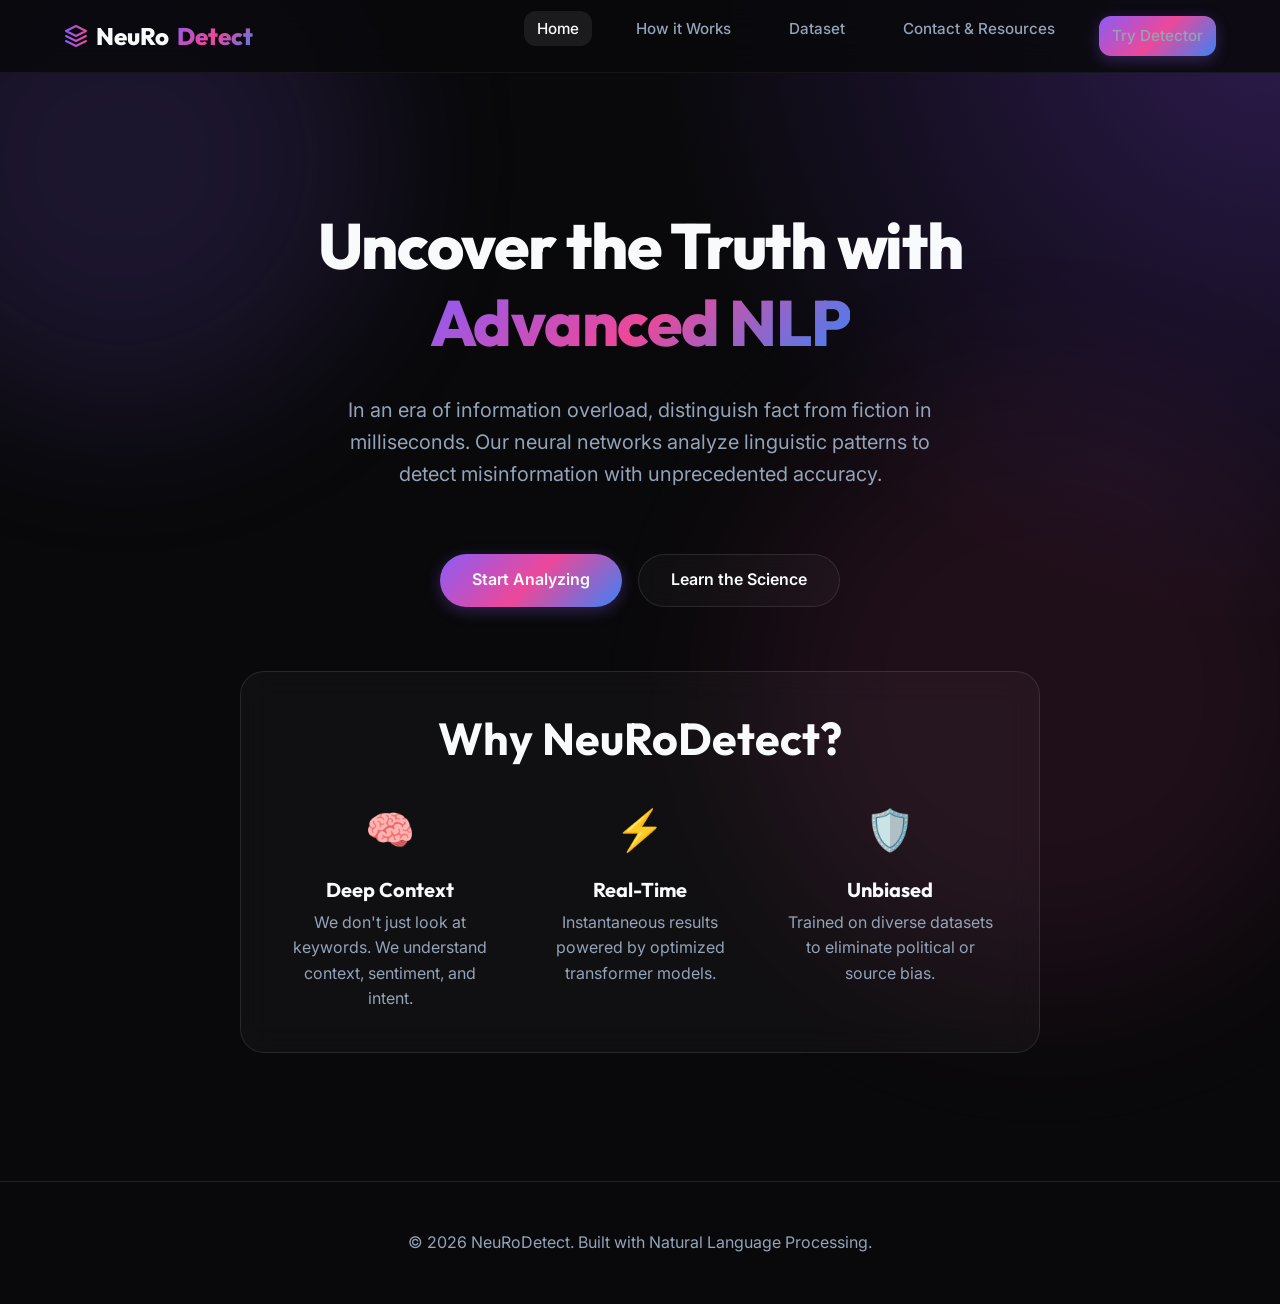
<file: index.html>
<!DOCTYPE html>
<html lang="en">
<head>
    <meta charset="UTF-8">
    <meta name="viewport" content="width=device-width, initial-scale=1.0">
    <title>NeuRoDetect | AI Fake News Detection</title>
    <meta name="description" content="State-of-the-art NLP fake news detection platform.">
    <link rel="stylesheet" href="styles.css">
</head>
<body>
    <div class="blob blob-1"></div>
    <div class="blob blob-2"></div>
    
    <nav>
        <div class="container">
            <a href="index.html" class="logo">
                <svg width="24" height="24" viewBox="0 0 24 24" fill="none" stroke="url(#gradient)" stroke-width="2" stroke-linecap="round" stroke-linejoin="round">
                    <defs>
                        <linearGradient id="gradient" x1="0%" y1="0%" x2="100%" y2="0%">
                            <stop offset="0%" stop-color="#8b5cf6" />
                            <stop offset="100%" stop-color="#ec4899" />
                        </linearGradient>
                    </defs>
                    <path d="M12 2L2 7l10 5 10-5-10-5zM2 17l10 5 10-5M2 12l10 5 10-5"/>
                </svg>
                NeuRo<span class="text-gradient">Detect</span>
            </a>
            <button class="mobile-menu-btn" aria-label="Toggle navigation">
                <svg width="28" height="28" viewBox="0 0 24 24" fill="none" stroke="currentColor" stroke-width="2" stroke-linecap="round" stroke-linejoin="round"><line x1="3" y1="12" x2="21" y2="12"></line><line x1="3" y1="6" x2="21" y2="6"></line><line x1="3" y1="18" x2="21" y2="18"></line></svg>
            </button>
            <ul class="nav-links">
                <li><a href="index.html" class="active">Home</a></li>
                <li><a href="about.html">How it Works</a></li>
                <li><a href="dataset.html">Dataset</a></li>
                <li><a href="contact.html">Contact & Resources</a></li>
                <li><a href="detection.html" class="btn btn-primary btn-sm">Try Detector</a></li>
            </ul>
        </div>
    </nav>

    <main>
        <div class="container">
            <section class="hero text-center mb-8 mt-8">
                <h1 class="mb-4">Uncover the Truth with <br><span class="text-gradient">Advanced NLP</span></h1>
                <p class="text-muted mb-8 text-lg" style="max-width: 600px; margin-left: auto; margin-right: auto; font-size: 1.25rem;">
                    In an era of information overload, distinguish fact from fiction in milliseconds. Our neural networks analyze linguistic patterns to detect misinformation with unprecedented accuracy.
                </p>
                <div class="flex justify-center gap-4">
                    <a href="detection.html" class="btn btn-primary">Start Analyzing</a>
                    <a href="about.html" class="btn btn-secondary">Learn the Science</a>
                </div>
            </section>

            <section class="features">
                <div class="glass-card mb-4" style="max-width: 800px; margin: 0 auto;">
                    <h2 class="text-center mb-4">Why NeuRoDetect?</h2>
                    <div style="display: grid; grid-template-columns: repeat(auto-fit, minmax(200px, 1fr)); gap: 2rem;">
                        <div class="feature-item text-center">
                            <div style="font-size: 2.5rem; margin-bottom: 1rem;">🧠</div>
                            <h3 class="mb-1" style="font-size: 1.25rem;">Deep Context</h3>
                            <p class="text-muted text-sm">We don't just look at keywords. We understand context, sentiment, and intent.</p>
                        </div>
                        <div class="feature-item text-center">
                            <div style="font-size: 2.5rem; margin-bottom: 1rem;">⚡</div>
                            <h3 class="mb-1" style="font-size: 1.25rem;">Real-Time</h3>
                            <p class="text-muted text-sm">Instantaneous results powered by optimized transformer models.</p>
                        </div>
                        <div class="feature-item text-center">
                            <div style="font-size: 2.5rem; margin-bottom: 1rem;">🛡️</div>
                            <h3 class="mb-1" style="font-size: 1.25rem;">Unbiased</h3>
                            <p class="text-muted text-sm">Trained on diverse datasets to eliminate political or source bias.</p>
                        </div>
                    </div>
                </div>
            </section>
        </div>
    </main>

    <footer>
        <div class="container">
            <p>&copy; 2026 NeuRoDetect. Built with Natural Language Processing.</p>
        </div>
    </footer>
    <script src="script.js"></script>
</body>
</html>
</file>
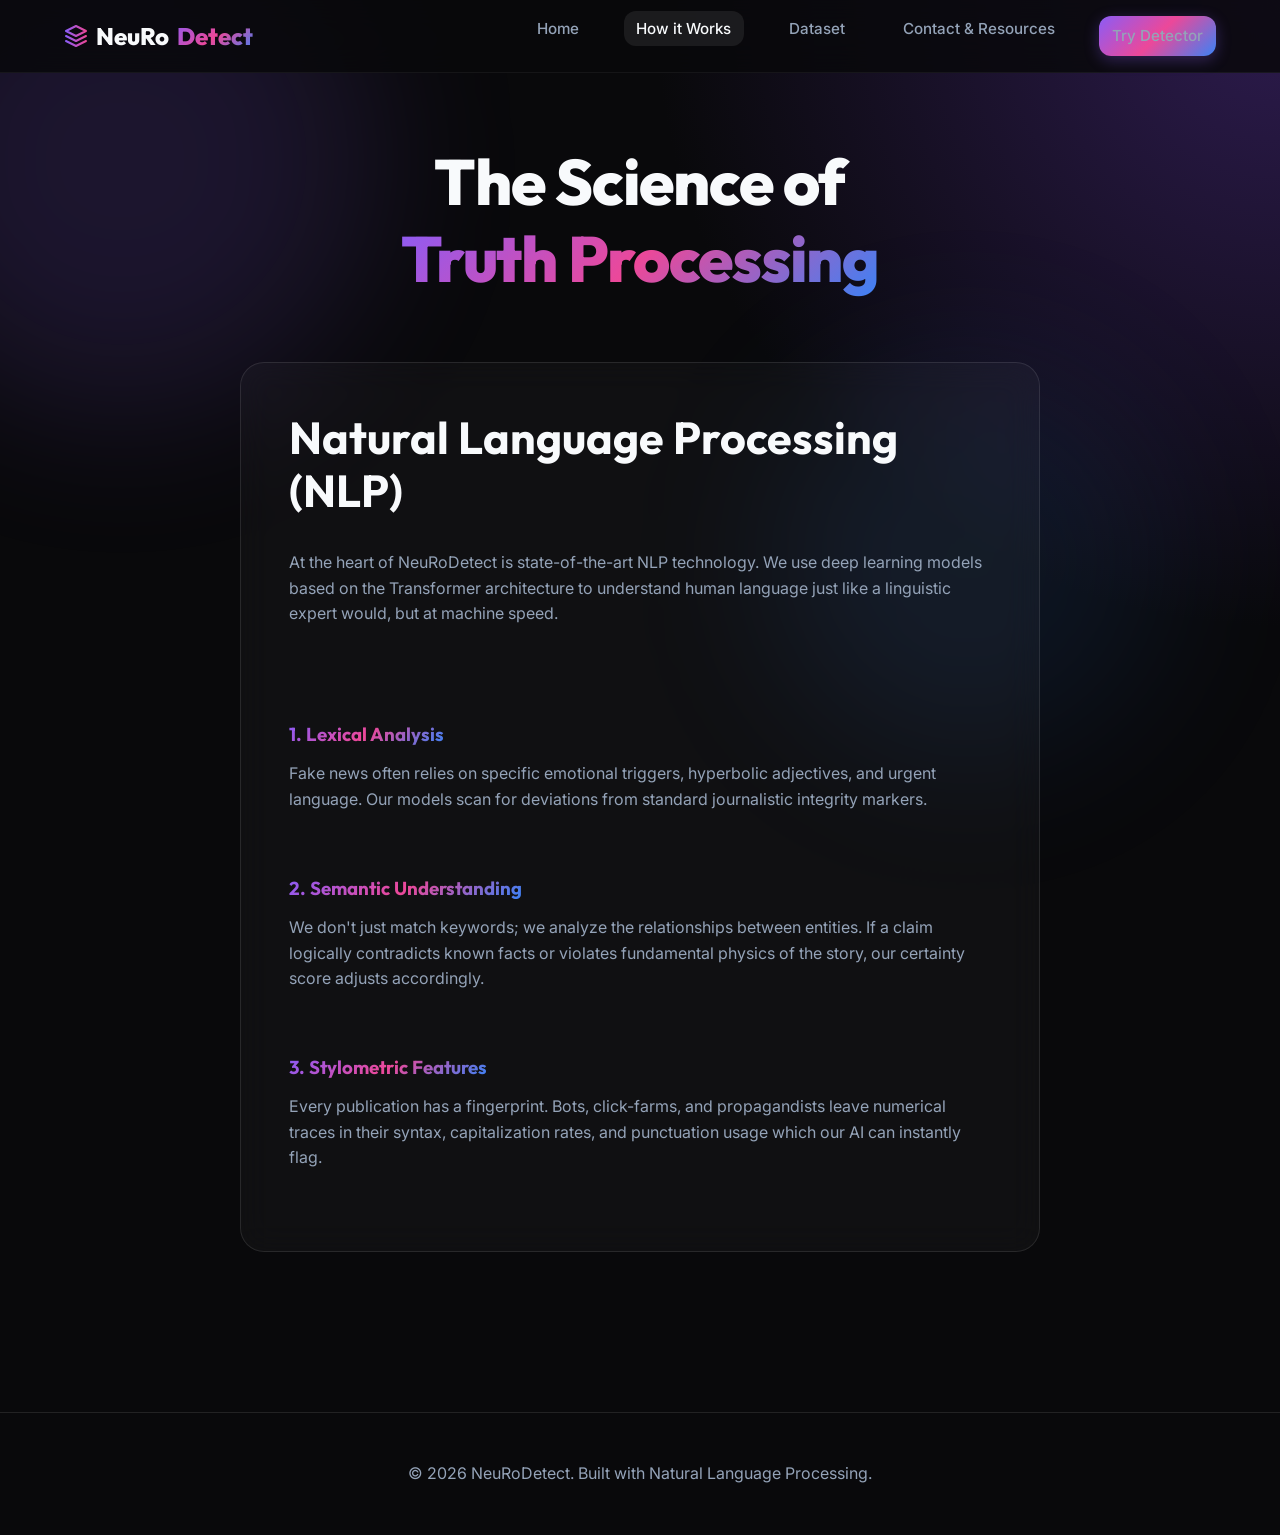
<file: about.html>
<!DOCTYPE html>
<html lang="en">
<head>
    <meta charset="UTF-8">
    <meta name="viewport" content="width=device-width, initial-scale=1.0">
    <title>How it Works | NeuRoDetect</title>
    <meta name="description" content="Learn about the Natural Language Processing AI powering our fake news detection.">
    <link rel="stylesheet" href="styles.css">
</head>
<body>
    <div class="blob blob-1"></div>
    <div class="blob blob-3"></div>
    
    <nav>
        <div class="container">
            <a href="index.html" class="logo">
                <svg width="24" height="24" viewBox="0 0 24 24" fill="none" stroke="url(#gradient)" stroke-width="2" stroke-linecap="round" stroke-linejoin="round">
                    <defs>
                        <linearGradient id="gradient" x1="0%" y1="0%" x2="100%" y2="0%">
                            <stop offset="0%" stop-color="#8b5cf6" />
                            <stop offset="100%" stop-color="#ec4899" />
                        </linearGradient>
                    </defs>
                    <path d="M12 2L2 7l10 5 10-5-10-5zM2 17l10 5 10-5M2 12l10 5 10-5"/>
                </svg>
                NeuRo<span class="text-gradient">Detect</span>
            </a>
            <button class="mobile-menu-btn" aria-label="Toggle navigation">
                <svg width="28" height="28" viewBox="0 0 24 24" fill="none" stroke="currentColor" stroke-width="2" stroke-linecap="round" stroke-linejoin="round"><line x1="3" y1="12" x2="21" y2="12"></line><line x1="3" y1="6" x2="21" y2="6"></line><line x1="3" y1="18" x2="21" y2="18"></line></svg>
            </button>
            <ul class="nav-links">
                <li><a href="index.html">Home</a></li>
                <li><a href="about.html" class="active">How it Works</a></li>
                <li><a href="dataset.html">Dataset</a></li>
                <li><a href="contact.html">Contact & Resources</a></li>
                <li><a href="detection.html" class="btn btn-primary btn-sm">Try Detector</a></li>
            </ul>
        </div>
    </nav>

    <main>
        <div class="container">
            <div style="max-width: 800px; margin: 0 auto;">
                <h1 class="mb-8 text-center">The Science of <br><span class="text-gradient">Truth Processing</span></h1>
                
                <div class="glass-card mb-4" style="padding: 3rem;">
                    <h2 class="mb-4">Natural Language Processing (NLP)</h2>
                    <p class="text-muted mb-4">
                        At the heart of NeuRoDetect is state-of-the-art NLP technology. We use deep learning models based on the Transformer architecture to understand human language just like a linguistic expert would, but at machine speed.
                    </p>
                    
                    <h3 class="mb-2 mt-8 text-gradient">1. Lexical Analysis</h3>
                    <p class="text-muted mb-4">
                        Fake news often relies on specific emotional triggers, hyperbolic adjectives, and urgent language. Our models scan for deviations from standard journalistic integrity markers.
                    </p>

                    <h3 class="mb-2 mt-4 text-gradient">2. Semantic Understanding</h3>
                    <p class="text-muted mb-4">
                        We don't just match keywords; we analyze the relationships between entities. If a claim logically contradicts known facts or violates fundamental physics of the story, our certainty score adjusts accordingly.
                    </p>

                    <h3 class="mb-2 mt-4 text-gradient">3. Stylometric Features</h3>
                    <p class="text-muted mb-4">
                        Every publication has a fingerprint. Bots, click-farms, and propagandists leave numerical traces in their syntax, capitalization rates, and punctuation usage which our AI can instantly flag.
                    </p>
                </div>
            </div>
        </div>
    </main>

    <footer>
        <div class="container">
            <p>&copy; 2026 NeuRoDetect. Built with Natural Language Processing.</p>
        </div>
    </footer>
    <script src="script.js"></script>
</body>
</html>
</file>
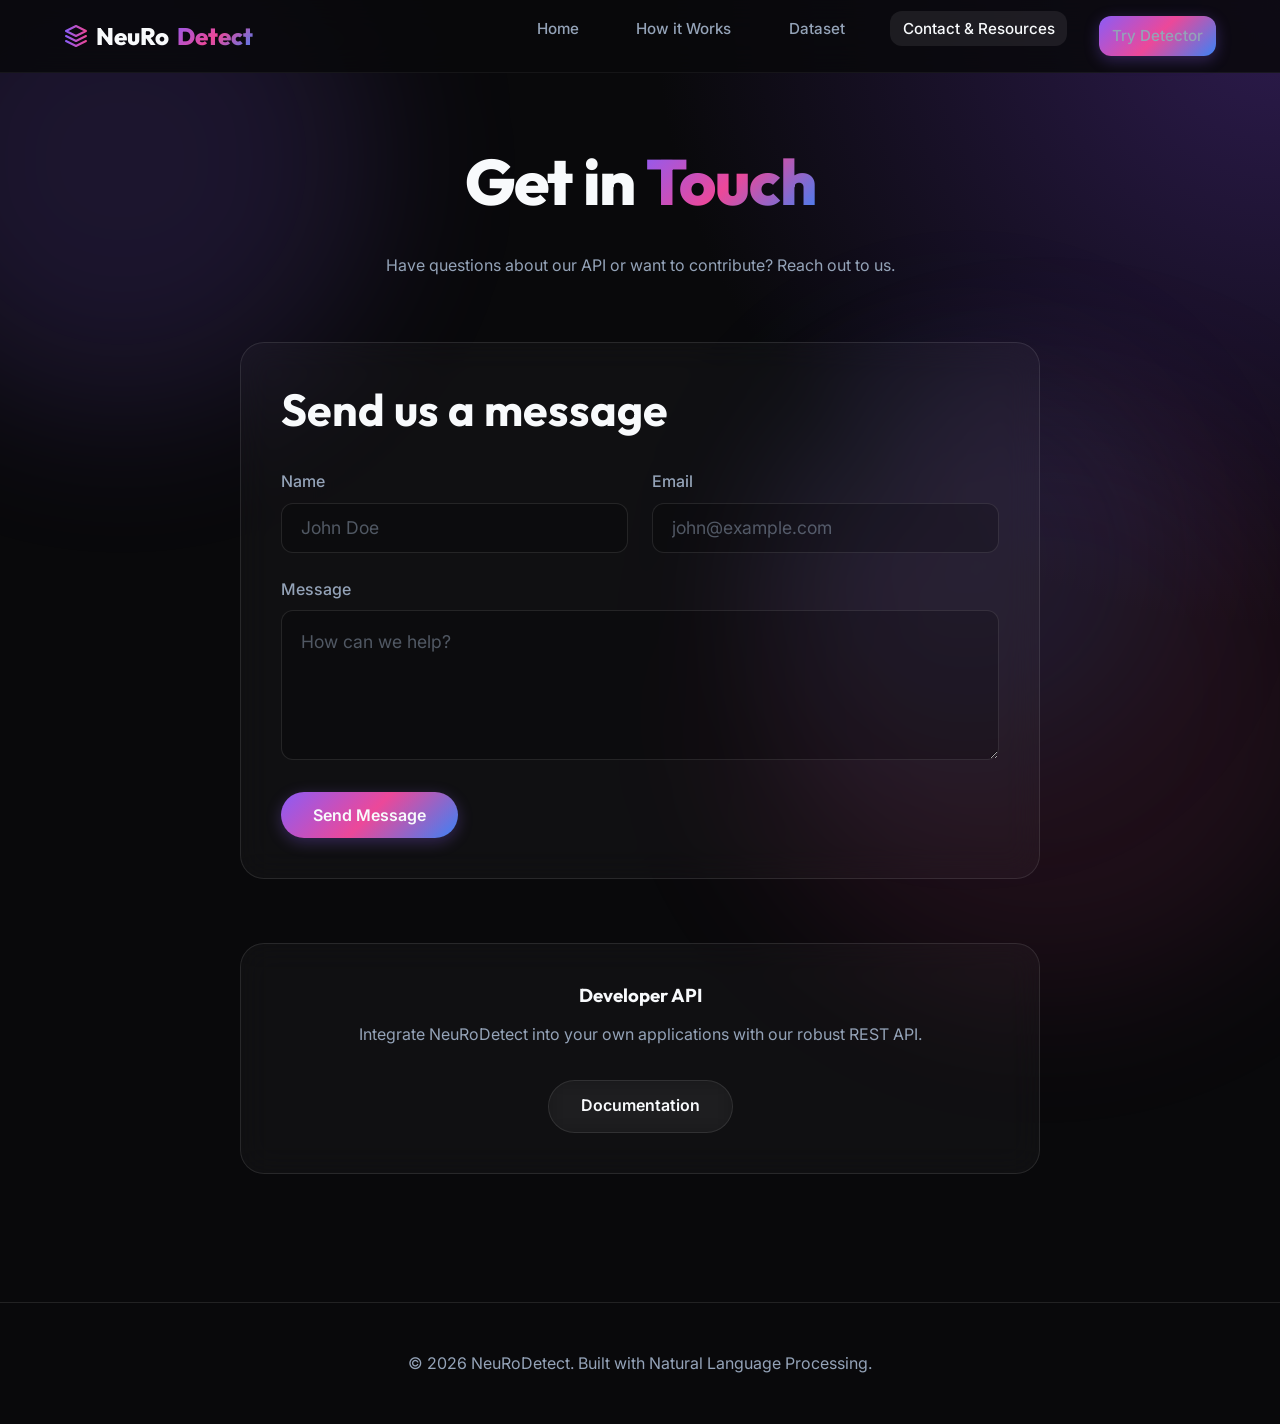
<file: contact.html>
<!DOCTYPE html>
<html lang="en">
<head>
    <meta charset="UTF-8">
    <meta name="viewport" content="width=device-width, initial-scale=1.0">
    <title>Contact & Resources | NeuRoDetect</title>
    <meta name="description" content="Get in touch with us or find resources about fake news detection.">
    <link rel="stylesheet" href="styles.css">
</head>
<body>
    <div class="blob blob-1"></div>
    <div class="blob blob-2"></div>
    <div class="blob blob-3"></div>
    
    <nav>
        <div class="container">
            <a href="index.html" class="logo">
                <svg width="24" height="24" viewBox="0 0 24 24" fill="none" stroke="url(#gradient)" stroke-width="2" stroke-linecap="round" stroke-linejoin="round">
                    <defs>
                        <linearGradient id="gradient" x1="0%" y1="0%" x2="100%" y2="0%">
                            <stop offset="0%" stop-color="#8b5cf6" />
                            <stop offset="100%" stop-color="#ec4899" />
                        </linearGradient>
                    </defs>
                    <path d="M12 2L2 7l10 5 10-5-10-5zM2 17l10 5 10-5M2 12l10 5 10-5"/>
                </svg>
                NeuRo<span class="text-gradient">Detect</span>
            </a>
            <button class="mobile-menu-btn" aria-label="Toggle navigation">
                <svg width="28" height="28" viewBox="0 0 24 24" fill="none" stroke="currentColor" stroke-width="2" stroke-linecap="round" stroke-linejoin="round"><line x1="3" y1="12" x2="21" y2="12"></line><line x1="3" y1="6" x2="21" y2="6"></line><line x1="3" y1="18" x2="21" y2="18"></line></svg>
            </button>
            <ul class="nav-links">
                <li><a href="index.html">Home</a></li>
                <li><a href="about.html">How it Works</a></li>
                <li><a href="dataset.html">Dataset</a></li>
                <li><a href="contact.html" class="active">Contact & Resources</a></li>
                <li><a href="detection.html" class="btn btn-primary btn-sm">Try Detector</a></li>
            </ul>
        </div>
    </nav>

    <main>
        <div class="container">
            <div style="max-width: 800px; margin: 0 auto;">
                <h1 class="mb-4 text-center">Get in <span class="text-gradient">Touch</span></h1>
                <p class="text-muted text-center mb-8 text-lg">Have questions about our API or want to contribute? Reach out to us.</p>
                
                <div class="glass-card mb-8">
                    <h2 class="mb-4">Send us a message</h2>
                    <form id="contact-form" style="display: flex; flex-direction: column; gap: 1.5rem;">
                        <div style="display: grid; grid-template-columns: repeat(auto-fit, minmax(200px, 1fr)); gap: 1.5rem;">
                            <div class="input-group" style="margin-bottom: 0;">
                                <label for="name" class="input-label">Name</label>
                                <input type="text" id="name" class="textarea-field" style="min-height: auto; padding: 0.8rem 1.2rem; height: 50px;" placeholder="John Doe" required>
                            </div>
                            <div class="input-group" style="margin-bottom: 0;">
                                <label for="email" class="input-label">Email</label>
                                <input type="email" id="email" class="textarea-field" style="min-height: auto; padding: 0.8rem 1.2rem; height: 50px;" placeholder="john@example.com" required>
                            </div>
                        </div>
                        <div class="input-group" style="margin-bottom: 0;">
                            <label for="message" class="input-label">Message</label>
                            <textarea id="message" class="textarea-field" style="min-height: 150px; padding: 1.2rem;" placeholder="How can we help?" required></textarea>
                        </div>
                        <button type="submit" class="btn btn-primary" style="align-self: flex-start;">Send Message</button>
                    </form>
                </div>

                <div class="glass-card text-center">
                    <h3 class="mb-2">Developer API</h3>
                    <p class="text-muted mb-4">Integrate NeuRoDetect into your own applications with our robust REST API.</p>
                    <a href="#" class="btn btn-secondary">Documentation</a>
                </div>
            </div>
        </div>
    </main>

    <footer>
        <div class="container">
            <p>&copy; 2026 NeuRoDetect. Built with Natural Language Processing.</p>
        </div>
    </footer>
    <script src="script.js"></script>
</body>
</html>
</file>
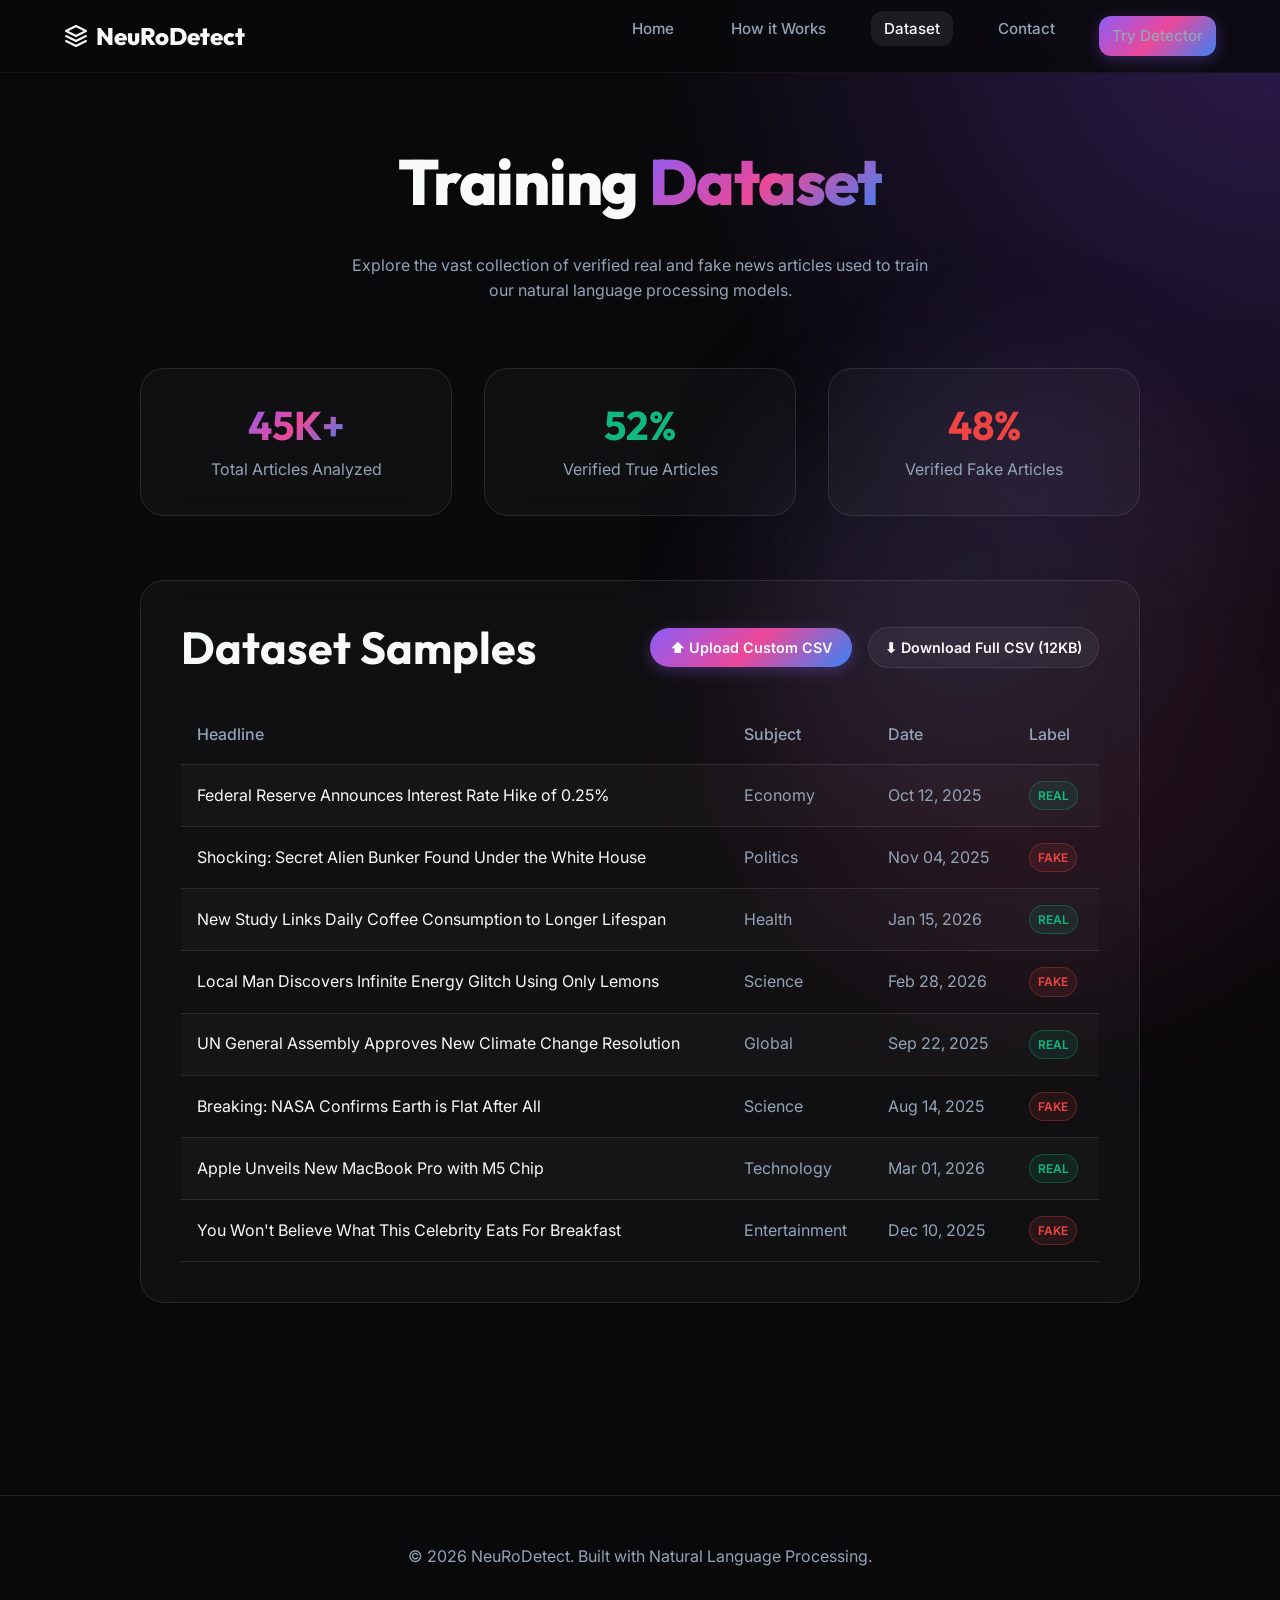
<file: dataset.html>
<!DOCTYPE html>
<html lang="en">
<head>
    <meta charset="UTF-8">
    <meta name="viewport" content="width=device-width, initial-scale=1.0">
    <title>Dataset | NeuRoDetect</title>
    <meta name="description" content="Explore the dataset power NeuRoDetect's fake news detection models.">
    <link rel="stylesheet" href="styles.css">
</head>
<body>
    <div class="blob blob-2"></div>
    <div class="blob blob-3"></div>
    
    <nav>
        <div class="container">
            <a href="index.html" class="logo">
                <svg width="24" height="24" viewBox="0 0 24 24" fill="none" stroke="currentColor" stroke-width="2" stroke-linecap="round" stroke-linejoin="round">
                    <path d="M12 2L2 7l10 5 10-5-10-5zM2 17l10 5 10-5M2 12l10 5 10-5"/>
                </svg>
                NeuRoDetect
            </a>
            <button class="mobile-menu-btn" aria-label="Toggle navigation">
                <svg width="28" height="28" viewBox="0 0 24 24" fill="none" stroke="currentColor" stroke-width="2" stroke-linecap="round" stroke-linejoin="round"><line x1="3" y1="12" x2="21" y2="12"></line><line x1="3" y1="6" x2="21" y2="6"></line><line x1="3" y1="18" x2="21" y2="18"></line></svg>
            </button>
            <ul class="nav-links">
                <li><a href="index.html">Home</a></li>
                <li><a href="about.html">How it Works</a></li>
                <li><a href="dataset.html" class="active">Dataset</a></li>
                <li><a href="contact.html">Contact</a></li>
                <li><a href="detection.html" class="btn btn-primary btn-sm">Try Detector</a></li>
            </ul>
        </div>
    </nav>

    <main>
        <div class="container">
            <div style="max-width: 1000px; margin: 0 auto;">
                <h1 class="mb-4 text-center">Training <span class="text-gradient">Dataset</span></h1>
                <p class="text-muted text-center mb-8 text-lg" style="max-width: 600px; margin-left: auto; margin-right: auto;">Explore the vast collection of verified real and fake news articles used to train our natural language processing models.</p>
                
                <div style="display: grid; grid-template-columns: repeat(auto-fit, minmax(300px, 1fr)); gap: 2rem; margin-bottom: 4rem;">
                    <div class="glass-card text-center" style="padding: 2rem;">
                        <h2 id="stat-total" style="font-size: 2.5rem; margin-bottom: 0.5rem;" class="text-gradient">45K+</h2>
                        <p class="text-muted">Total Articles Analyzed</p>
                    </div>
                    <div class="glass-card text-center" style="padding: 2rem;">
                        <h2 id="stat-real" style="font-size: 2.5rem; margin-bottom: 0.5rem; color: var(--success);">52%</h2>
                        <p class="text-muted">Verified True Articles</p>
                    </div>
                    <div class="glass-card text-center" style="padding: 2rem;">
                        <h2 id="stat-fake" style="font-size: 2.5rem; margin-bottom: 0.5rem; color: var(--danger);">48%</h2>
                        <p class="text-muted">Verified Fake Articles</p>
                    </div>
                </div>

                <div class="glass-card mb-8">
                    <div style="display: flex; justify-content: space-between; align-items: center; margin-bottom: 2rem; flex-wrap: wrap; gap: 1rem;">
                        <h2 style="margin-bottom: 0;">Dataset Samples</h2>
                        <div style="display: flex; gap: 1rem; align-items: center;">
                            <label for="csv-upload" class="btn btn-primary btn-sm" style="cursor: pointer; margin: 0;">
                                ⬆ Upload Custom CSV
                            </label>
                            <input type="file" id="csv-upload" accept=".csv" style="display: none;">
                            <a href="dataset.csv" download class="btn btn-secondary" style="padding: 0.5rem 1rem; font-size: 0.9rem; text-decoration: none;">⬇ Download Full CSV (12KB)</a>
                        </div>
                    </div>
                    
                    <div style="overflow-x: auto;">
                        <table style="width: 100%; border-collapse: collapse; text-align: left;">
                            <thead>
                                <tr style="border-bottom: 1px solid var(--surface-border);">
                                    <th style="padding: 1rem; color: var(--text-muted); font-weight: 500;">Headline</th>
                                    <th style="padding: 1rem; color: var(--text-muted); font-weight: 500;">Subject</th>
                                    <th style="padding: 1rem; color: var(--text-muted); font-weight: 500;">Date</th>
                                    <th style="padding: 1rem; color: var(--text-muted); font-weight: 500;">Label</th>
                                </tr>
                            </thead>
                            <tbody id="dataset-body">
                                <tr style="border-bottom: 1px solid var(--surface-border); background: rgba(255,255,255,0.02);">
                                    <td style="padding: 1rem;">Federal Reserve Announces Interest Rate Hike of 0.25%</td>
                                    <td style="padding: 1rem; color: var(--text-muted);">Economy</td>
                                    <td style="padding: 1rem; color: var(--text-muted);">Oct 12, 2025</td>
                                    <td style="padding: 1rem;"><span class="status-badge real" style="padding: 0.25rem 0.5rem; font-size: 0.75rem;">REAL</span></td>
                                </tr>
                                <tr style="border-bottom: 1px solid var(--surface-border);">
                                    <td style="padding: 1rem;">Shocking: Secret Alien Bunker Found Under the White House</td>
                                    <td style="padding: 1rem; color: var(--text-muted);">Politics</td>
                                    <td style="padding: 1rem; color: var(--text-muted);">Nov 04, 2025</td>
                                    <td style="padding: 1rem;"><span class="status-badge fake" style="padding: 0.25rem 0.5rem; font-size: 0.75rem;">FAKE</span></td>
                                </tr>
                                <tr style="border-bottom: 1px solid var(--surface-border); background: rgba(255,255,255,0.02);">
                                    <td style="padding: 1rem;">New Study Links Daily Coffee Consumption to Longer Lifespan</td>
                                    <td style="padding: 1rem; color: var(--text-muted);">Health</td>
                                    <td style="padding: 1rem; color: var(--text-muted);">Jan 15, 2026</td>
                                    <td style="padding: 1rem;"><span class="status-badge real" style="padding: 0.25rem 0.5rem; font-size: 0.75rem;">REAL</span></td>
                                </tr>
                                <tr style="border-bottom: 1px solid var(--surface-border);">
                                    <td style="padding: 1rem;">Local Man Discovers Infinite Energy Glitch Using Only Lemons</td>
                                    <td style="padding: 1rem; color: var(--text-muted);">Science</td>
                                    <td style="padding: 1rem; color: var(--text-muted);">Feb 28, 2026</td>
                                    <td style="padding: 1rem;"><span class="status-badge fake" style="padding: 0.25rem 0.5rem; font-size: 0.75rem;">FAKE</span></td>
                                </tr>
                                <tr style="border-bottom: 1px solid var(--surface-border); background: rgba(255,255,255,0.02);">
                                    <td style="padding: 1rem;">UN General Assembly Approves New Climate Change Resolution</td>
                                    <td style="padding: 1rem; color: var(--text-muted);">Global</td>
                                    <td style="padding: 1rem; color: var(--text-muted);">Sep 22, 2025</td>
                                    <td style="padding: 1rem;"><span class="status-badge real" style="padding: 0.25rem 0.5rem; font-size: 0.75rem;">REAL</span></td>
                                </tr>
                                <tr style="border-bottom: 1px solid var(--surface-border);">
                                    <td style="padding: 1rem;">Breaking: NASA Confirms Earth is Flat After All</td>
                                    <td style="padding: 1rem; color: var(--text-muted);">Science</td>
                                    <td style="padding: 1rem; color: var(--text-muted);">Aug 14, 2025</td>
                                    <td style="padding: 1rem;"><span class="status-badge fake" style="padding: 0.25rem 0.5rem; font-size: 0.75rem;">FAKE</span></td>
                                </tr>
                                <tr style="border-bottom: 1px solid var(--surface-border); background: rgba(255,255,255,0.02);">
                                    <td style="padding: 1rem;">Apple Unveils New MacBook Pro with M5 Chip</td>
                                    <td style="padding: 1rem; color: var(--text-muted);">Technology</td>
                                    <td style="padding: 1rem; color: var(--text-muted);">Mar 01, 2026</td>
                                    <td style="padding: 1rem;"><span class="status-badge real" style="padding: 0.25rem 0.5rem; font-size: 0.75rem;">REAL</span></td>
                                </tr>
                                <tr style="border-bottom: 1px solid var(--surface-border);">
                                    <td style="padding: 1rem;">You Won't Believe What This Celebrity Eats For Breakfast</td>
                                    <td style="padding: 1rem; color: var(--text-muted);">Entertainment</td>
                                    <td style="padding: 1rem; color: var(--text-muted);">Dec 10, 2025</td>
                                    <td style="padding: 1rem;"><span class="status-badge fake" style="padding: 0.25rem 0.5rem; font-size: 0.75rem;">FAKE</span></td>
                                </tr>
                            </tbody>
                        </table>
                    </div>
                </div>
            </div>
        </div>
    </main>

    <footer>
        <div class="container">
            <p>&copy; 2026 NeuRoDetect. Built with Natural Language Processing.</p>
        </div>
    </footer>
    <script src="script.js"></script>
</body>
</html>
</file>
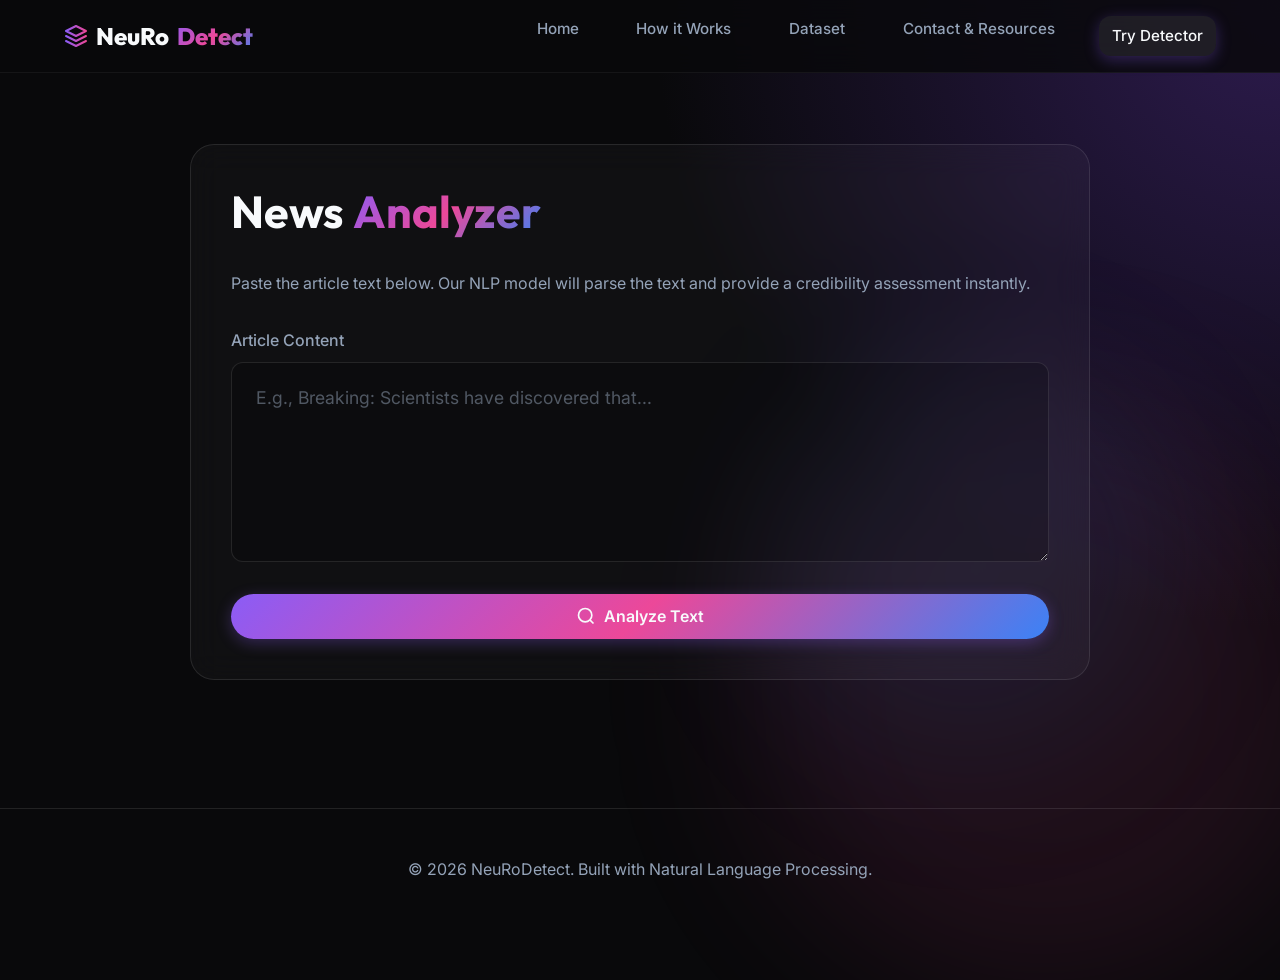
<file: detection.html>
<!DOCTYPE html>
<html lang="en">
<head>
    <meta charset="UTF-8">
    <meta name="viewport" content="width=device-width, initial-scale=1.0">
    <title>Detector | NeuRoDetect</title>
    <meta name="description" content="Paste news articles to detect if they are fake using AI.">
    <link rel="stylesheet" href="styles.css">
</head>
<body>
    <div class="blob blob-2"></div>
    <div class="blob blob-3"></div>
    
    <nav>
        <div class="container">
            <a href="index.html" class="logo">
                <svg width="24" height="24" viewBox="0 0 24 24" fill="none" stroke="url(#gradient)" stroke-width="2" stroke-linecap="round" stroke-linejoin="round">
                    <defs>
                        <linearGradient id="gradient" x1="0%" y1="0%" x2="100%" y2="0%">
                            <stop offset="0%" stop-color="#8b5cf6" />
                            <stop offset="100%" stop-color="#ec4899" />
                        </linearGradient>
                    </defs>
                    <path d="M12 2L2 7l10 5 10-5-10-5zM2 17l10 5 10-5M2 12l10 5 10-5"/>
                </svg>
                NeuRo<span class="text-gradient">Detect</span>
            </a>
            <button class="mobile-menu-btn" aria-label="Toggle navigation">
                <svg width="28" height="28" viewBox="0 0 24 24" fill="none" stroke="currentColor" stroke-width="2" stroke-linecap="round" stroke-linejoin="round"><line x1="3" y1="12" x2="21" y2="12"></line><line x1="3" y1="6" x2="21" y2="6"></line><line x1="3" y1="18" x2="21" y2="18"></line></svg>
            </button>
            <ul class="nav-links">
                <li><a href="index.html">Home</a></li>
                <li><a href="about.html">How it Works</a></li>
                <li><a href="dataset.html">Dataset</a></li>
                <li><a href="contact.html">Contact & Resources</a></li>
                <li><a href="detection.html" class="active btn btn-primary btn-sm">Try Detector</a></li>
            </ul>
        </div>
    </nav>

    <main>
        <div class="container">
            <div style="max-width: 900px; margin: 0 auto; display: grid; grid-template-columns: 1fr; gap: 2rem;" id="detector-grid">
                
                <div class="glass-card" id="input-section">
                    <h2 class="mb-4">News <span class="text-gradient">Analyzer</span></h2>
                    <p class="text-muted mb-4">Paste the article text below. Our NLP model will parse the text and provide a credibility assessment instantly.</p>
                    
                    <form id="detection-form">
                        <div class="input-group">
                            <label for="article-text" class="input-label">Article Content</label>
                            <textarea id="article-text" class="textarea-field" placeholder="E.g., Breaking: Scientists have discovered that..."></textarea>
                        </div>
                        <button type="submit" class="btn btn-primary w-full" style="width: 100%; display: flex; gap: 0.5rem;" id="analyze-btn">
                            <svg width="20" height="20" viewBox="0 0 24 24" fill="none" stroke="currentColor" stroke-width="2"><circle cx="11" cy="11" r="8"></circle><line x1="21" y1="21" x2="16.65" y2="16.65"></line></svg>
                            Analyze Text
                        </button>
                    </form>
                </div>

                <!-- Results Section (Hidden by default) -->
                <div class="glass-card" id="result-section" style="display: none; transform: translateY(20px); opacity: 0; transition: all 0.5s ease;">
                    <div style="display: flex; justify-content: space-between; align-items: center; margin-bottom: 2rem;">
                        <h2>Analysis <span class="text-gradient">Results</span></h2>
                        <button id="reset-btn" class="btn btn-secondary" style="padding: 0.4rem 1rem; font-size: 0.8rem;">New Analysis</button>
                    </div>

                    <div style="background: rgba(0,0,0,0.3); border-radius: var(--radius-md); padding: 2rem; text-align: center; margin-bottom: 2rem;">
                        <h3 class="text-muted mb-2 text-sm uppercase" style="letter-spacing: 2px;">Predicted Classification</h3>
                        <div id="result-badge" class="status-badge mb-4" style="font-size: 1.5rem; padding: 1rem 2rem;">
                            <!-- Inserted by JS -->
                        </div>
                        <div style="font-size: 3rem; font-weight: 800; font-family: 'Outfit'; margin-top: 1rem; color: var(--text-main);" id="confidence-score">
                            <!-- Inserted by JS -->
                        </div>
                        <p class="text-muted text-sm mt-1">Confidence Score</p>
                    </div>

                    <div>
                        <h4 class="mb-4">Linguistic Factors Detected:</h4>
                        <div style="display: flex; flex-direction: column; gap: 1rem;" id="factors-list">
                            <!-- Inserted by JS -->
                        </div>
                    </div>
                </div>

            </div>
        </div>
    </main>

    <footer>
        <div class="container">
            <p>&copy; 2026 NeuRoDetect. Built with Natural Language Processing.</p>
        </div>
    </footer>
    <script src="script.js"></script>
</body>
</html>
</file>
<file: styles.css>
@import url('https://fonts.googleapis.com/css2?family=Inter:wght@300;400;500;600;700;800&family=Outfit:wght@400;600;800&display=swap');

:root {
  --bg-dark: #09090b;
  --bg-darker: #050505;
  --bg-gradient: radial-gradient(circle at top right, #2d1b4e, #09090b 40%);
  --text-main: #f8fafc;
  --text-muted: #94a3b8;
  --text-dark: #09090b;
  --accent-primary: #8b5cf6;
  --accent-secondary: #ec4899;
  --accent-gradient: linear-gradient(135deg, #8b5cf6, #ec4899, #3b82f6);
  --surface-color: rgba(255, 255, 255, 0.03);
  --surface-border: rgba(255, 255, 255, 0.1);
  --surface-hover: rgba(255, 255, 255, 0.08);
  --success: #10b981;
  --danger: #ef4444;
  --warning: #f59e0b;
  --radius-md: 12px;
  --radius-lg: 24px;
}

* {
  margin: 0;
  padding: 0;
  box-sizing: border-box;
}

body {
  font-family: 'Inter', sans-serif;
  background-color: var(--bg-dark);
  background-image: var(--bg-gradient);
  background-attachment: fixed;
  color: var(--text-main);
  min-height: 100vh;
  overflow-x: hidden;
  line-height: 1.6;
}

/* Typography */
h1, h2, h3, h4, h5, h6 {
  font-family: 'Outfit', sans-serif;
  line-height: 1.2;
}

h1 {
  font-size: clamp(2.5rem, 5vw, 4.5rem);
  font-weight: 800;
  letter-spacing: -0.02em;
}

h2 {
  font-size: clamp(2rem, 3.5vw, 3rem);
  font-weight: 700;
  margin-bottom: 1rem;
}

.text-gradient {
  background: var(--accent-gradient);
  -webkit-background-clip: text;
  -webkit-text-fill-color: transparent;
  background-clip: text;
  display: inline-block;
}

.text-muted {
  color: var(--text-muted);
}

/* Layout */
.container {
  width: 100%;
  max-width: 1200px;
  margin: 0 auto;
  padding: 0 1.5rem;
}

nav {
  position: fixed;
  top: 0;
  left: 0;
  right: 0;
  z-index: 1000;
  padding: 1rem 0;
  background: rgba(9, 9, 11, 0.85);
  backdrop-filter: blur(16px);
  -webkit-backdrop-filter: blur(16px);
  border-bottom: 1px solid rgba(255, 255, 255, 0.05);
  transition: all 0.3s ease;
}

nav .container {
  display: flex;
  justify-content: space-between;
  align-items: center;
}

.logo {
  font-family: 'Outfit', sans-serif;
  font-size: 1.5rem;
  font-weight: 800;
  text-decoration: none;
  color: var(--text-main);
  display: flex;
  align-items: center;
  gap: 0.5rem;
}

.nav-links {
  display: flex;
  gap: 2rem;
  list-style: none;
}

.nav-links a {
  color: var(--text-muted);
  text-decoration: none;
  font-weight: 500;
  font-size: 0.95rem;
  padding: 0.5rem 0.8rem;
  border-radius: var(--radius-md);
  transition: all 0.3s ease;
}

.nav-links a:hover {
  color: var(--text-main);
  background: rgba(255, 255, 255, 0.05);
}

.nav-links a.active {
  color: var(--text-main);
  background: rgba(255, 255, 255, 0.08);
}

main {
  margin-top: 80px; /* offset for fixed nav */
  padding: 4rem 0;
}

/* Components */
.btn {
  display: inline-flex;
  align-items: center;
  justify-content: center;
  padding: 0.8rem 2rem;
  font-weight: 600;
  border-radius: 100px;
  text-decoration: none;
  transition: all 0.3s ease;
  cursor: pointer;
  border: none;
  font-family: 'Inter', sans-serif;
  font-size: 1rem;
}

.btn-sm {
  padding: 0.5rem 1.25rem;
  font-size: 0.9rem;
}

.btn-primary {
  background: var(--accent-gradient);
  color: var(--text-main);
  box-shadow: 0 4px 15px rgba(139, 92, 246, 0.3);
}

.btn-primary:hover {
  transform: translateY(-2px);
  box-shadow: 0 8px 25px rgba(139, 92, 246, 0.5);
}

.btn-secondary {
  background: var(--surface-color);
  color: var(--text-main);
  border: 1px solid var(--surface-border);
  backdrop-filter: blur(10px);
}

.btn-secondary:hover {
  background: var(--surface-hover);
  border-color: rgba(255,255,255,0.2);
  transform: translateY(-2px);
}

.glass-card {
  background: var(--surface-color);
  backdrop-filter: blur(16px);
  -webkit-backdrop-filter: blur(16px);
  border: 1px solid var(--surface-border);
  border-radius: var(--radius-lg);
  padding: 2.5rem;
  transition: transform 0.3s ease, box-shadow 0.3s ease, border-color 0.3s ease;
  position: relative;
  overflow: hidden;
}

.glass-card::before {
  content: '';
  position: absolute;
  top: 0;
  left: -100%;
  width: 50%;
  height: 100%;
  background: linear-gradient(
    to right,
    rgba(255, 255, 255, 0) 0%,
    rgba(255, 255, 255, 0.05) 50%,
    rgba(255, 255, 255, 0) 100%
  );
  transform: skewX(-25deg);
  transition: all 0.7s ease;
  z-index: 1;
  pointer-events: none;
}

.glass-card:hover::before {
  left: 200%;
}

.glass-card:hover {
  transform: translateY(-5px);
  box-shadow: 0 15px 35px rgba(0, 0, 0, 0.6);
  border-color: rgba(255, 255, 255, 0.2);
}

/* Background Animated Shapes */
.blob {
  position: fixed;
  filter: blur(80px);
  z-index: -1;
  opacity: 0.5;
  border-radius: 50%;
  animation: float 20s infinite alternate linear;
}

.blob-1 {
  top: -10%;
  left: -10%;
  width: 500px;
  height: 500px;
  background: rgba(139, 92, 246, 0.3);
}

.blob-2 {
  bottom: -10%;
  right: -5%;
  width: 600px;
  height: 600px;
  background: rgba(236, 72, 153, 0.2);
  animation-delay: -5s;
}

.blob-3 {
  top: 40%;
  left: 60%;
  width: 400px;
  height: 400px;
  background: rgba(59, 130, 246, 0.2);
  animation-delay: -10s;
}

@keyframes float {
  0% { transform: translate(0, 0) rotate(0deg) scale(1); }
  33% { transform: translate(30px, -50px) rotate(10deg) scale(1.05); }
  66% { transform: translate(-20px, 20px) rotate(-5deg) scale(0.95); }
  100% { transform: translate(0, 0) rotate(0deg) scale(1); }
}

@keyframes slideIn {
  from { width: 0; }
}

/* Form Elements */
.input-group {
  margin-bottom: 1.5rem;
}

.input-label {
  display: block;
  margin-bottom: 0.5rem;
  font-weight: 500;
  color: var(--text-muted);
}

.textarea-field {
  width: 100%;
  min-height: 200px;
  background: rgba(0,0,0,0.2);
  border: 1px solid var(--surface-border);
  border-radius: var(--radius-md);
  padding: 1.5rem;
  color: var(--text-main);
  font-family: inherit;
  font-size: 1.1rem;
  resize: vertical;
  transition: all 0.3s ease;
}

.textarea-field:focus {
  outline: none;
  border-color: var(--accent-primary);
  box-shadow: 0 0 0 2px rgba(139, 92, 246, 0.2);
  background: rgba(0,0,0,0.4);
}

.textarea-field::placeholder {
  color: var(--text-muted);
  opacity: 0.5;
}

/* Status Badges */
.status-badge {
  display: inline-flex;
  align-items: center;
  gap: 0.5rem;
  padding: 0.5rem 1rem;
  border-radius: 100px;
  font-weight: 600;
  font-size: 0.875rem;
  background: var(--surface-color);
  border: 1px solid var(--surface-border);
}

.status-badge.fake {
  color: var(--danger);
  border-color: rgba(239, 68, 68, 0.3);
  background: rgba(239, 68, 68, 0.1);
}

.status-badge.real {
  color: var(--success);
  border-color: rgba(16, 185, 129, 0.3);
  background: rgba(16, 185, 129, 0.1);
}

/* Footer */
footer {
  border-top: 1px solid var(--surface-border);
  padding: 3rem 0;
  margin-top: 4rem;
  text-align: center;
  color: var(--text-muted);
}

/* Mobile Menu Toggle */
.mobile-menu-btn {
  display: none;
  background: none;
  border: none;
  color: var(--text-main);
  cursor: pointer;
  z-index: 1001;
}

@media (max-width: 768px) {
  .mobile-menu-btn {
    display: block;
  }
  
  .nav-links {
    position: absolute;
    top: 100%;
    left: 0;
    width: 100%;
    background: rgba(9, 9, 11, 0.95);
    backdrop-filter: blur(12px);
    -webkit-backdrop-filter: blur(12px);
    flex-direction: column;
    padding: 2rem;
    gap: 1.5rem;
    align-items: center;
    border-bottom: 1px solid var(--surface-border);
    clip-path: polygon(0 0, 100% 0, 100% 0, 0 0);
    opacity: 0;
    transition: all 0.4s ease-in-out;
  }

  .nav-links.show {
    clip-path: polygon(0 0, 100% 0, 100% 100%, 0 100%);
    opacity: 1;
  }
  
  h1 { font-size: 2.5rem; }
  h2 { font-size: 2rem; }
}

/* Utilities */
.text-center { text-align: center; }
.mb-1 { margin-bottom: 0.5rem; }
.mb-2 { margin-bottom: 1rem; }
.mb-4 { margin-bottom: 2rem; }
.mb-8 { margin-bottom: 4rem; }
.mt-4 { margin-top: 2rem; }
.mt-8 { margin-top: 4rem; }
.flex { display: flex; }
.flex-col { flex-direction: column; }
.items-center { align-items: center; }
.justify-center { justify-content: center; }
.gap-2 { gap: 0.5rem; }
.gap-4 { gap: 1rem; }
.gap-8 { gap: 2rem; }
</file>
